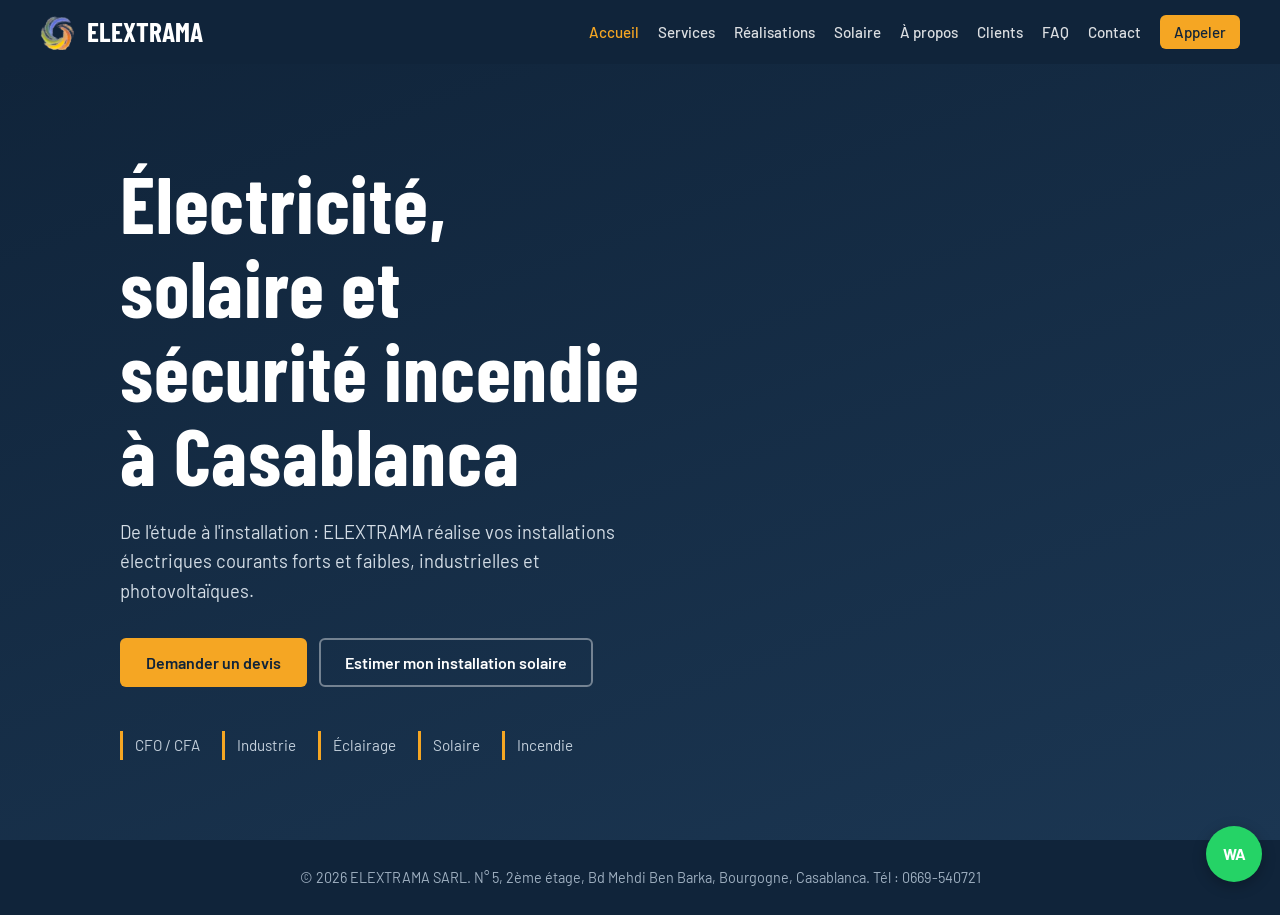
<file: index.html>
<!DOCTYPE html>
<html lang="fr">
<head>
<meta charset="utf-8">
<meta name="viewport" content="width=device-width, initial-scale=1">
<title>ELEXTRAMA | Électricité, solaire et sécurité incendie à Casablanca</title>
<meta name="description" content="Études et installations électriques CFO/CFA, industrielles, solaires et détection incendie à Casablanca.">
<meta property="og:title" content="ELEXTRAMA | Électricité, solaire et sécurité incendie à Casablanca">
<meta property="og:description" content="Études et installations électriques CFO/CFA, industrielles, solaires et détection incendie à Casablanca.">
<meta property="og:type" content="website">
<link rel="icon" href="images/logo.png">
<link rel="preconnect" href="https://fonts.googleapis.com">
<link href="https://fonts.googleapis.com/css2?family=Barlow+Condensed:wght@600;700&family=Barlow:wght@400;500;600&display=swap" rel="stylesheet">
<link rel="stylesheet" href="css/style.css">
<script type="application/ld+json">
{"@context":"https://schema.org","@type":"Electrician","name":"ELEXTRAMA","telephone":"+212669540721","email":"elextrama.ma@gmail.com",
"address":{"@type":"PostalAddress","streetAddress":"N° 5, 2ème étage, Bd Mehdi Ben Barka, Bourgogne","addressLocality":"Casablanca","addressCountry":"MA"},
"areaServed":"Casablanca",
"makesOffer":["Installation électrique CFO/CFA","Électricité industrielle","Étude d'éclairage","Installation solaire","Détection incendie"]}
</script>
</head>
<body>

<!-- HEADER: nafs header f kola page. L lien actif kaytlwn b JS (main.js) -->
<header>
  <div class="wrap bar">
    <a class="logo" href="index.html"><img src="images/logo.png" alt="">ELEXTRAMA</a>
    <button class="burger" id="burger" aria-label="Menu" aria-expanded="false">&#9776;</button>
    <nav id="nav">
      <a href="index.html">Accueil</a>
      <a href="services.html">Services</a>
      <a href="realisations.html">Réalisations</a>
      <a href="solaire.html">Solaire</a>
      <a href="a-propos.html">À propos</a>
      <a href="clients.html">Clients</a>
      <a href="faq.html">FAQ</a>
      <a href="contact.html">Contact</a>
      <a class="tel" href="tel:+212669540721">Appeler</a>
    </nav>
  </div>
</header>

<main id="top">
<!-- ========== HERO ========== -->
<section class="hero">
  <div class="wrap">
    <h1>Électricité, solaire et sécurité incendie à Casablanca</h1>
    <p>De l'étude à l'installation : ELEXTRAMA réalise vos installations électriques courants forts et faibles, industrielles et photovoltaïques.</p>
    <div class="btns">
      <a class="btn btn-main" href="contact.html">Demander un devis</a>
      <a class="btn btn-ghost" href="solaire.html">Estimer mon installation solaire</a>
    </div>
    <div class="chips">
      <span>CFO / CFA</span><span>Industrie</span><span>Éclairage</span><span>Solaire</span><span>Incendie</span>
    </div>
  </div>
</section>


</main>

<footer>© <span id="year"></span> ELEXTRAMA SARL. N° 5, 2ème étage, Bd Mehdi Ben Barka, Bourgogne, Casablanca. Tél : 0669-540721</footer>

<a class="wa" href="https://wa.me/212669540721" target="_blank" rel="noopener" aria-label="WhatsApp">WA</a>

<!-- JS: main.js dima lowl (fih les outils li kaystaamlohom les autres), men be3d js dyal page -->
<script src="js/main.js" defer></script>
</body>
</html>
</file>
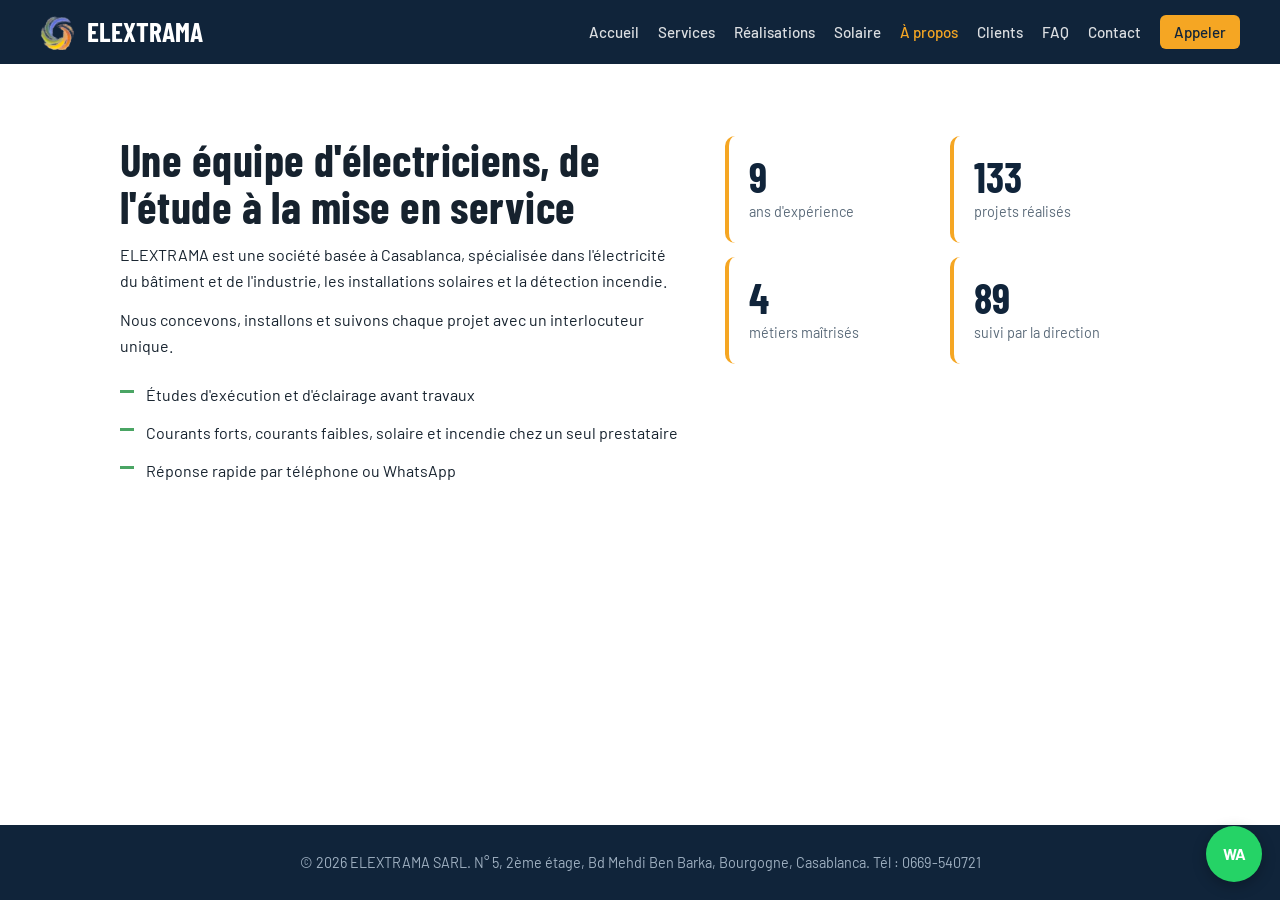
<file: a-propos.html>
<!DOCTYPE html>
<html lang="fr">
<head>
<meta charset="utf-8">
<meta name="viewport" content="width=device-width, initial-scale=1">
<title>À propos | ELEXTRAMA</title>
<meta name="description" content="ELEXTRAMA, société d'électricité du bâtiment et de l'industrie à Casablanca.">
<meta property="og:title" content="À propos | ELEXTRAMA">
<meta property="og:description" content="ELEXTRAMA, société d'électricité du bâtiment et de l'industrie à Casablanca.">
<meta property="og:type" content="website">
<link rel="icon" href="images/logo.png">
<link rel="preconnect" href="https://fonts.googleapis.com">
<link href="https://fonts.googleapis.com/css2?family=Barlow+Condensed:wght@600;700&family=Barlow:wght@400;500;600&display=swap" rel="stylesheet">
<link rel="stylesheet" href="css/style.css">
</head>
<body>

<!-- HEADER: nafs header f kola page. L lien actif kaytlwn b JS (main.js) -->
<header>
  <div class="wrap bar">
    <a class="logo" href="index.html"><img src="images/logo.png" alt="">ELEXTRAMA</a>
    <button class="burger" id="burger" aria-label="Menu" aria-expanded="false">&#9776;</button>
    <nav id="nav">
      <a href="index.html">Accueil</a>
      <a href="services.html">Services</a>
      <a href="realisations.html">Réalisations</a>
      <a href="solaire.html">Solaire</a>
      <a href="a-propos.html">À propos</a>
      <a href="clients.html">Clients</a>
      <a href="faq.html">FAQ</a>
      <a href="contact.html">Contact</a>
      <a class="tel" href="tel:+212669540721">Appeler</a>
    </nav>
  </div>
</header>

<main id="top">
<!-- ========== A PROPOS ========== -->
<section id="apropos" style="background:#fff">
  <div class="wrap about">
    <div>
      <h1 class="pt">Une équipe d'électriciens, de l'étude à la mise en service</h1>
      <!-- TODO: l charika t9dr tbddl had l texte b l histoire l7a9i9a dyalha -->
      <p>ELEXTRAMA est une société basée à Casablanca, spécialisée dans l'électricité du bâtiment et de l'industrie, les installations solaires et la détection incendie.</p>
      <p>Nous concevons, installons et suivons chaque projet avec un interlocuteur unique.</p>
      <ul class="why">
        <li>Études d'exécution et d'éclairage avant travaux</li>
        <li>Courants forts, courants faibles, solaire et incendie chez un seul prestataire</li>
        <li>Réponse rapide par téléphone ou WhatsApp</li>
      </ul>
    </div>
    <!-- data-count = l raqm li ghadi ytl3o l 7ddo. TODO: bddlhom b l arqam s7a7 -->
    <div class="stats">
      <div class="stat"><b data-count="10" data-suffix="+">0</b><span>ans d'expérience</span></div>
      <div class="stat"><b data-count="150" data-suffix="+">0</b><span>projets réalisés</span></div>
      <div class="stat"><b data-count="5">0</b><span>métiers maîtrisés</span></div>
      <div class="stat"><b data-count="100" data-suffix="%">0</b><span>suivi par la direction</span></div>
    </div>
  </div>
</section>


</main>

<footer>© <span id="year"></span> ELEXTRAMA SARL. N° 5, 2ème étage, Bd Mehdi Ben Barka, Bourgogne, Casablanca. Tél : 0669-540721</footer>

<a class="wa" href="https://wa.me/212669540721" target="_blank" rel="noopener" aria-label="WhatsApp">WA</a>

<!-- JS: main.js dima lowl (fih les outils li kaystaamlohom les autres), men be3d js dyal page -->
<script src="js/main.js" defer></script>
<script src="js/apropos.js" defer></script>
</body>
</html>
</file>
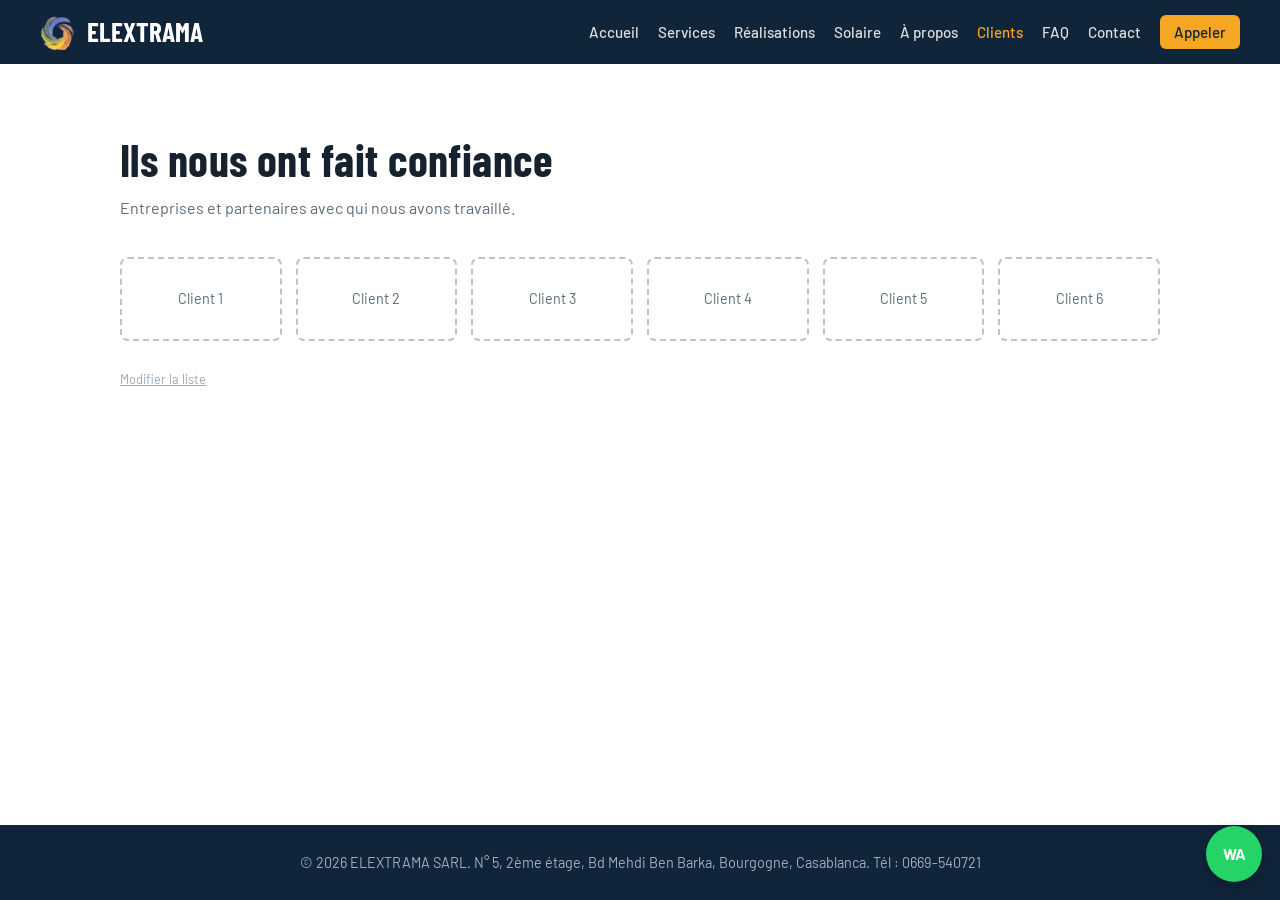
<file: clients.html>
<!DOCTYPE html>
<html lang="fr">
<head>
<meta charset="utf-8">
<meta name="viewport" content="width=device-width, initial-scale=1">
<title>Clients | ELEXTRAMA</title>
<meta name="description" content="Les entreprises et partenaires qui nous ont fait confiance.">
<meta property="og:title" content="Clients | ELEXTRAMA">
<meta property="og:description" content="Les entreprises et partenaires qui nous ont fait confiance.">
<meta property="og:type" content="website">
<link rel="icon" href="images/logo.png">
<link rel="preconnect" href="https://fonts.googleapis.com">
<link href="https://fonts.googleapis.com/css2?family=Barlow+Condensed:wght@600;700&family=Barlow:wght@400;500;600&display=swap" rel="stylesheet">
<link rel="stylesheet" href="css/style.css">
</head>
<body>

<!-- HEADER: nafs header f kola page. L lien actif kaytlwn b JS (main.js) -->
<header>
  <div class="wrap bar">
    <a class="logo" href="index.html"><img src="images/logo.png" alt="">ELEXTRAMA</a>
    <button class="burger" id="burger" aria-label="Menu" aria-expanded="false">&#9776;</button>
    <nav id="nav">
      <a href="index.html">Accueil</a>
      <a href="services.html">Services</a>
      <a href="realisations.html">Réalisations</a>
      <a href="solaire.html">Solaire</a>
      <a href="a-propos.html">À propos</a>
      <a href="clients.html">Clients</a>
      <a href="faq.html">FAQ</a>
      <a href="contact.html">Contact</a>
      <a class="tel" href="tel:+212669540721">Appeler</a>
    </nav>
  </div>
</header>

<main id="top">
<!-- ========== CLIENTS ==========
 Bach tzid client: click "Modifier la liste" f lakhir dyal page (chouf js/clients.js) -->
<section id="clients" style="background:#fff">
  <div class="wrap">
    <h1 class="pt">Ils nous ont fait confiance</h1>
    <p class="lead">Entreprises et partenaires avec qui nous avons travaillé.</p>
    <!-- Kola client kaytzad men js/clients.js, ma khassk tkteb walo hna -->
    <div class="clients" id="clientsGrid"></div>

    <!-- OUTILS DYAL MODIFICATION: mkhbbyin 7ta tcliki "Modifier la liste" w tkteb l code -->
    <div id="adminTools" hidden>
      <form id="addForm" hidden>
        <div><label for="cName">Nom du client</label><input id="cName" required></div>
        <div><label for="cLogo">Logo (PNG, JPG ou SVG, facultatif)</label><input id="cLogo" type="file" accept="image/*"></div>
        <div style="display:flex;gap:10px"><button class="btn btn-main" type="submit">Ajouter</button><button class="btn" type="button" id="cancel" style="border-color:#c5d0da">Annuler</button></div>
      </form>
      <div class="admin-bar">
        <button class="btn btn-main" id="download" type="button">Télécharger clients-data.js</button>
        <button class="btn" id="reset" type="button" style="border-color:#c5d0da">Revenir à la liste du fichier</button>
        <button class="btn" id="quit" type="button" style="border-color:#c5d0da">Quitter la modification</button>
      </div>
      <p id="msg" role="status"></p>
      <div class="note"><b>Important :</b> les changements sont visibles seulement dans votre navigateur. Pour qu'ils apparaissent pour tout le monde : cliquez sur <i>Télécharger</i>, remplacez le fichier <code>js/clients-data.js</code> du site par celui téléchargé, puis republiez le site.</div>
    </div>
    <p class="adm-link"><a href="#" id="unlock">Modifier la liste</a></p>
  </div>
</section>

</main>

<footer>© <span id="year"></span> ELEXTRAMA SARL. N° 5, 2ème étage, Bd Mehdi Ben Barka, Bourgogne, Casablanca. Tél : 0669-540721</footer>

<a class="wa" href="https://wa.me/212669540721" target="_blank" rel="noopener" aria-label="WhatsApp">WA</a>

<!-- JS: main.js dima lowl (fih les outils li kaystaamlohom les autres), men be3d js dyal page -->
<script src="js/main.js" defer></script>
<script src="js/clients-data.js" defer></script>
<script src="js/clients.js" defer></script>
</body>
</html>
</file>
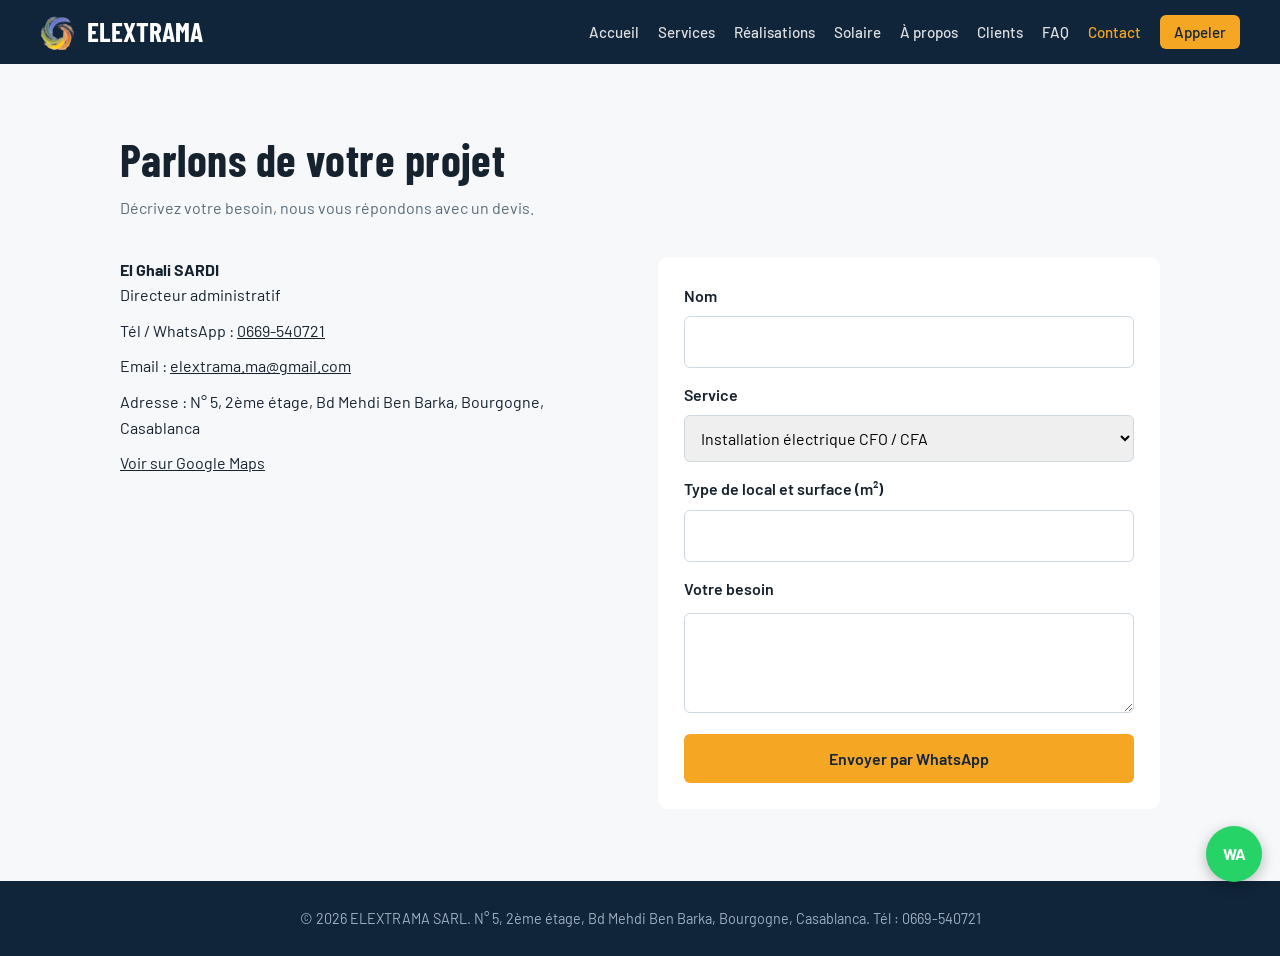
<file: contact.html>
<!DOCTYPE html>
<html lang="fr">
<head>
<meta charset="utf-8">
<meta name="viewport" content="width=device-width, initial-scale=1">
<title>Contact et devis | ELEXTRAMA</title>
<meta name="description" content="Demandez un devis à ELEXTRAMA : téléphone, WhatsApp, email et formulaire.">
<meta property="og:title" content="Contact et devis | ELEXTRAMA">
<meta property="og:description" content="Demandez un devis à ELEXTRAMA : téléphone, WhatsApp, email et formulaire.">
<meta property="og:type" content="website">
<link rel="icon" href="images/logo.png">
<link rel="preconnect" href="https://fonts.googleapis.com">
<link href="https://fonts.googleapis.com/css2?family=Barlow+Condensed:wght@600;700&family=Barlow:wght@400;500;600&display=swap" rel="stylesheet">
<link rel="stylesheet" href="css/style.css">
</head>
<body>

<!-- HEADER: nafs header f kola page. L lien actif kaytlwn b JS (main.js) -->
<header>
  <div class="wrap bar">
    <a class="logo" href="index.html"><img src="images/logo.png" alt="">ELEXTRAMA</a>
    <button class="burger" id="burger" aria-label="Menu" aria-expanded="false">&#9776;</button>
    <nav id="nav">
      <a href="index.html">Accueil</a>
      <a href="services.html">Services</a>
      <a href="realisations.html">Réalisations</a>
      <a href="solaire.html">Solaire</a>
      <a href="a-propos.html">À propos</a>
      <a href="clients.html">Clients</a>
      <a href="faq.html">FAQ</a>
      <a href="contact.html">Contact</a>
      <a class="tel" href="tel:+212669540721">Appeler</a>
    </nav>
  </div>
</header>

<main id="top">
<!-- ========== CONTACT ========== -->
<section id="contact">
  <div class="wrap">
    <h1 class="pt">Parlons de votre projet</h1>
    <p class="lead">Décrivez votre besoin, nous vous répondons avec un devis.</p>
    <div class="contact-grid">
      <div class="info">
        <p><strong>El Ghali SARDI</strong><br>Directeur administratif</p>
        <p>Tél / WhatsApp : <a href="tel:+212669540721">0669-540721</a></p>
        <p>Email : <a href="mailto:elextrama.ma@gmail.com">elextrama.ma@gmail.com</a></p>
        <p>Adresse : N° 5, 2ème étage, Bd Mehdi Ben Barka, Bourgogne, Casablanca</p>
        <!-- TODO: bddl had lien b lien Google Maps dyal l charika -->
        <p><a href="https://www.google.com/maps/search/?api=1&query=Bd+Mehdi+Ben+Barka+Bourgogne+Casablanca" target="_blank" rel="noopener">Voir sur Google Maps</a></p>
      </div>

      <!-- Formulaire: JS kay7awlo l message WhatsApp (bla backend) -->
      <form id="quote">
        <div><label for="name">Nom</label><input id="name" required></div>
        <div><label for="service">Service</label>
          <select id="service">
            <option>Installation électrique CFO / CFA</option>
            <option>Électricité industrielle</option>
            <option>Étude d'éclairage</option>
            <option>Installation solaire</option>
            <option>Détection incendie</option>
          </select></div>
        <div><label for="extra" id="extraL"></label><input id="extra"></div>
        <div><label for="msg">Votre besoin</label><textarea id="msg" required></textarea></div>
        <button class="btn btn-main" type="submit">Envoyer par WhatsApp</button>
      </form>
    </div>
  </div>
</section>


</main>

<footer>© <span id="year"></span> ELEXTRAMA SARL. N° 5, 2ème étage, Bd Mehdi Ben Barka, Bourgogne, Casablanca. Tél : 0669-540721</footer>

<a class="wa" href="https://wa.me/212669540721" target="_blank" rel="noopener" aria-label="WhatsApp">WA</a>

<!-- JS: main.js dima lowl (fih les outils li kaystaamlohom les autres), men be3d js dyal page -->
<script src="js/main.js" defer></script>
<script src="js/data.js" defer></script>
<script src="js/contact.js" defer></script>
</body>
</html>
</file>
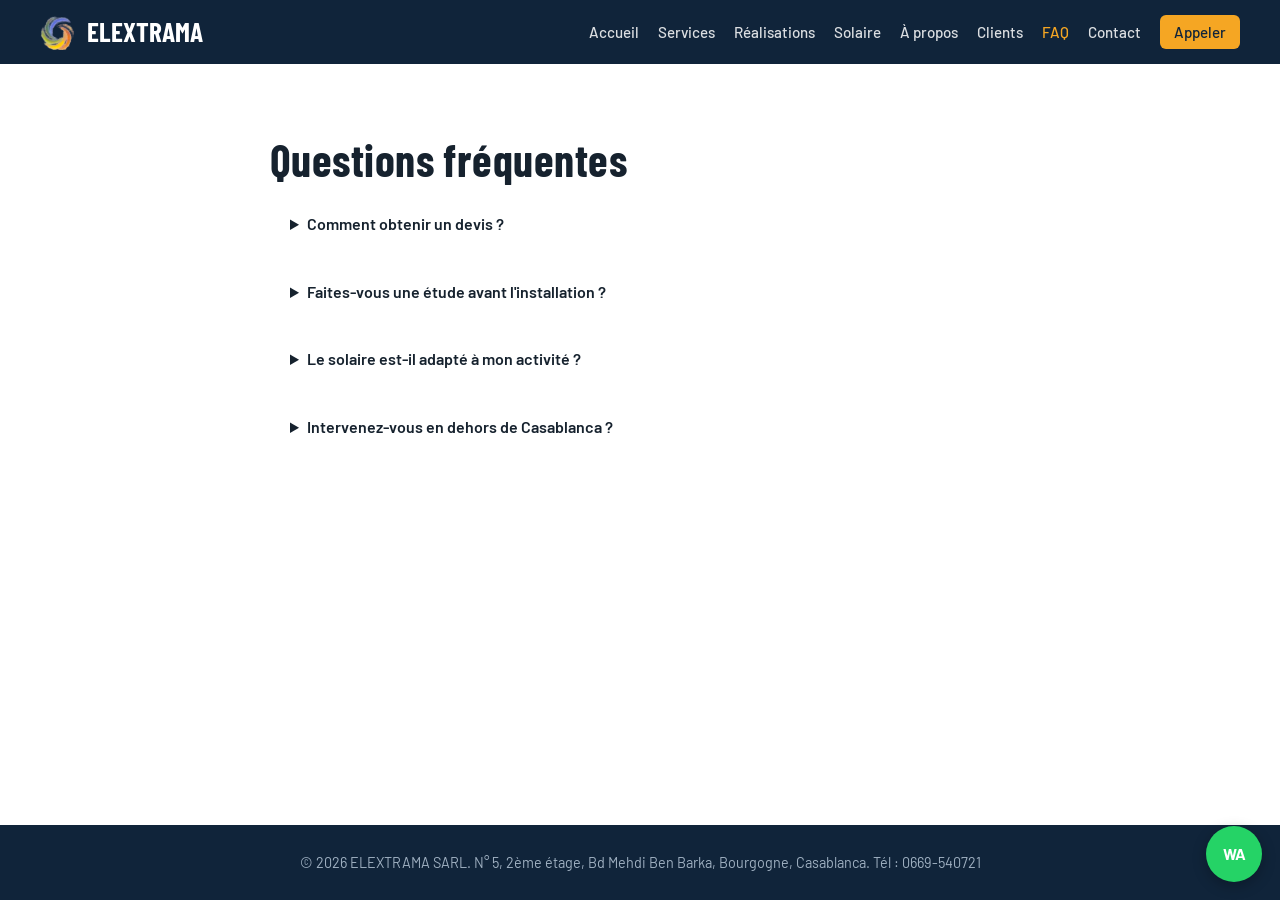
<file: faq.html>
<!DOCTYPE html>
<html lang="fr">
<head>
<meta charset="utf-8">
<meta name="viewport" content="width=device-width, initial-scale=1">
<title>FAQ | ELEXTRAMA</title>
<meta name="description" content="Questions fréquentes sur nos services et nos devis.">
<meta property="og:title" content="FAQ | ELEXTRAMA">
<meta property="og:description" content="Questions fréquentes sur nos services et nos devis.">
<meta property="og:type" content="website">
<link rel="icon" href="images/logo.png">
<link rel="preconnect" href="https://fonts.googleapis.com">
<link href="https://fonts.googleapis.com/css2?family=Barlow+Condensed:wght@600;700&family=Barlow:wght@400;500;600&display=swap" rel="stylesheet">
<link rel="stylesheet" href="css/style.css">
</head>
<body>

<!-- HEADER: nafs header f kola page. L lien actif kaytlwn b JS (main.js) -->
<header>
  <div class="wrap bar">
    <a class="logo" href="index.html"><img src="images/logo.png" alt="">ELEXTRAMA</a>
    <button class="burger" id="burger" aria-label="Menu" aria-expanded="false">&#9776;</button>
    <nav id="nav">
      <a href="index.html">Accueil</a>
      <a href="services.html">Services</a>
      <a href="realisations.html">Réalisations</a>
      <a href="solaire.html">Solaire</a>
      <a href="a-propos.html">À propos</a>
      <a href="clients.html">Clients</a>
      <a href="faq.html">FAQ</a>
      <a href="contact.html">Contact</a>
      <a class="tel" href="tel:+212669540721">Appeler</a>
    </nav>
  </div>
</header>

<main id="top">
<!-- ========== FAQ (details/summary = accordéon bla JavaScript) ========== -->
<section id="faq" style="background:#fff">
  <div class="wrap" style="max-width:780px">
    <h1 class="pt">Questions fréquentes</h1>
    <details><summary>Comment obtenir un devis ?</summary><p>Envoyez-nous votre besoin via le formulaire ou par WhatsApp. Nous revenons vers vous avec une proposition.</p></details>
    <details><summary>Faites-vous une étude avant l'installation ?</summary><p>Oui. Nous réalisons des études d'exécution et d'éclairage avant de commencer les travaux.</p></details>
    <details><summary>Le solaire est-il adapté à mon activité ?</summary><p>Utilisez le calculateur pour une première estimation, puis nous confirmons par une étude sur site.</p></details>
    <details><summary>Intervenez-vous en dehors de Casablanca ?</summary><p>Contactez-nous avec la localisation de votre projet, nous vous répondons selon le chantier.</p></details>
  </div>
</section>



</main>

<footer>© <span id="year"></span> ELEXTRAMA SARL. N° 5, 2ème étage, Bd Mehdi Ben Barka, Bourgogne, Casablanca. Tél : 0669-540721</footer>

<a class="wa" href="https://wa.me/212669540721" target="_blank" rel="noopener" aria-label="WhatsApp">WA</a>

<!-- JS: main.js dima lowl (fih les outils li kaystaamlohom les autres), men be3d js dyal page -->
<script src="js/main.js" defer></script>
</body>
</html>
</file>
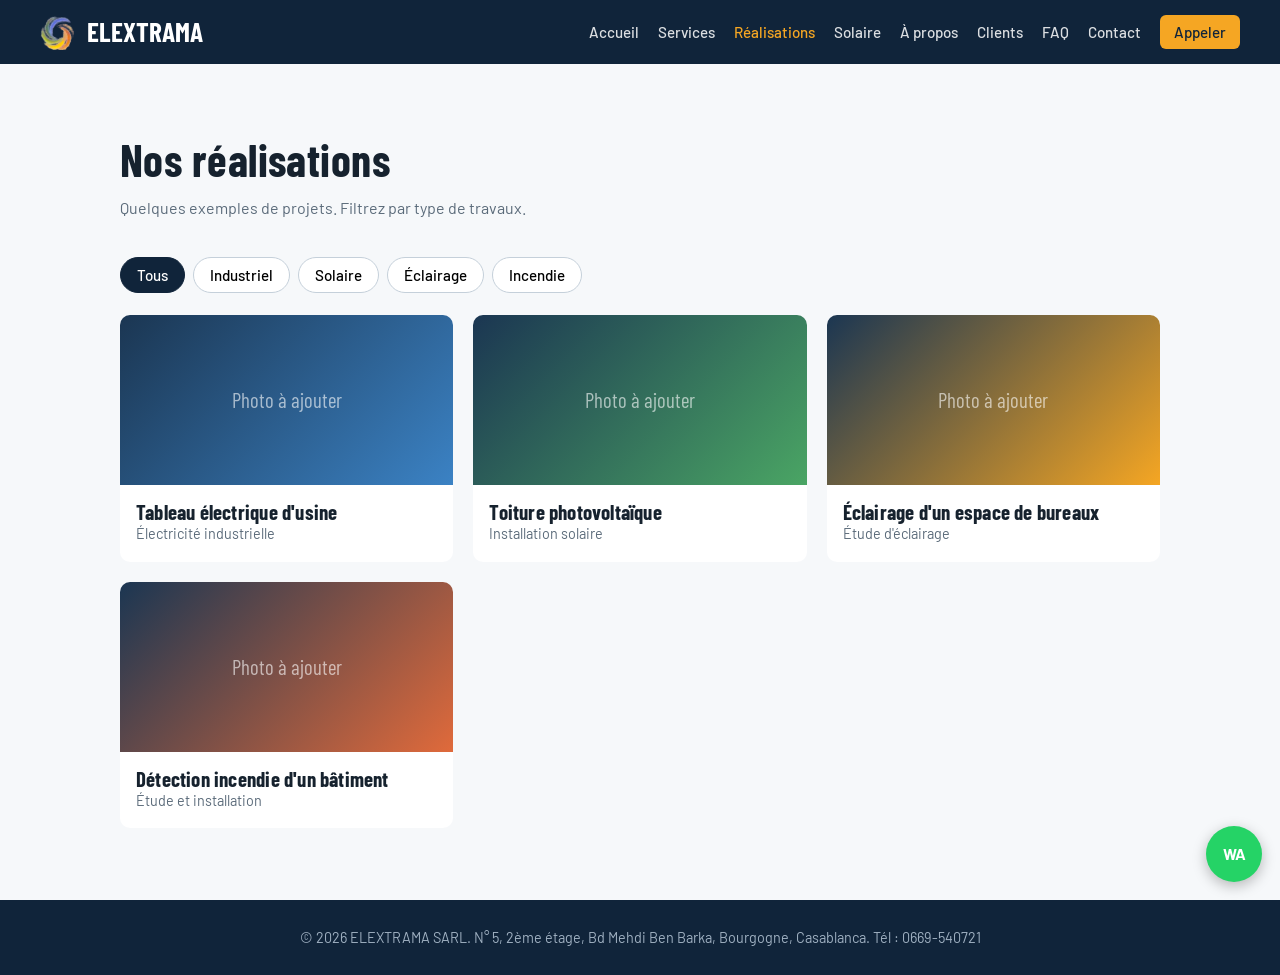
<file: realisations.html>
<!DOCTYPE html>
<html lang="fr">
<head>
<meta charset="utf-8">
<meta name="viewport" content="width=device-width, initial-scale=1">
<title>Réalisations | ELEXTRAMA</title>
<meta name="description" content="Exemples de projets : industriel, solaire, éclairage et détection incendie.">
<meta property="og:title" content="Réalisations | ELEXTRAMA">
<meta property="og:description" content="Exemples de projets : industriel, solaire, éclairage et détection incendie.">
<meta property="og:type" content="website">
<link rel="icon" href="images/logo.png">
<link rel="preconnect" href="https://fonts.googleapis.com">
<link href="https://fonts.googleapis.com/css2?family=Barlow+Condensed:wght@600;700&family=Barlow:wght@400;500;600&display=swap" rel="stylesheet">
<link rel="stylesheet" href="css/style.css">
</head>
<body>

<!-- HEADER: nafs header f kola page. L lien actif kaytlwn b JS (main.js) -->
<header>
  <div class="wrap bar">
    <a class="logo" href="index.html"><img src="images/logo.png" alt="">ELEXTRAMA</a>
    <button class="burger" id="burger" aria-label="Menu" aria-expanded="false">&#9776;</button>
    <nav id="nav">
      <a href="index.html">Accueil</a>
      <a href="services.html">Services</a>
      <a href="realisations.html">Réalisations</a>
      <a href="solaire.html">Solaire</a>
      <a href="a-propos.html">À propos</a>
      <a href="clients.html">Clients</a>
      <a href="faq.html">FAQ</a>
      <a href="contact.html">Contact</a>
      <a class="tel" href="tel:+212669540721">Appeler</a>
    </nav>
  </div>
</header>

<main id="top">
<!-- ========== REALISATIONS ==========
 Bach tzid tswira: bddl <span>..</span> b <img src="images/projet1.jpg" alt="..."> -->
<section id="realisations">
  <div class="wrap">
    <h1 class="pt">Nos réalisations</h1>
    <p class="lead">Quelques exemples de projets. Filtrez par type de travaux.</p>
    <div class="filters" id="filters">
      <button class="on" data-f="all">Tous</button>
      <button data-f="ind">Industriel</button>
      <button data-f="sol">Solaire</button>
      <button data-f="ecl">Éclairage</button>
      <button data-f="inc">Incendie</button>
    </div>
    <div class="grid">
      <article class="proj" data-cat="ind" style="--c:var(--blue)"><div class="ph"><span>Photo à ajouter</span></div><div class="t"><h3>Tableau électrique d'usine</h3><p>Électricité industrielle</p></div></article>
      <article class="proj" data-cat="sol" style="--c:var(--green)"><div class="ph"><span>Photo à ajouter</span></div><div class="t"><h3>Toiture photovoltaïque</h3><p>Installation solaire</p></div></article>
      <article class="proj" data-cat="ecl" style="--c:var(--amber)"><div class="ph"><span>Photo à ajouter</span></div><div class="t"><h3>Éclairage d'un espace de bureaux</h3><p>Étude d'éclairage</p></div></article>
      <article class="proj" data-cat="inc" style="--c:#e06a3b"><div class="ph"><span>Photo à ajouter</span></div><div class="t"><h3>Détection incendie d'un bâtiment</h3><p>Étude et installation</p></div></article>
    </div>
  </div>
</section>


</main>

<footer>© <span id="year"></span> ELEXTRAMA SARL. N° 5, 2ème étage, Bd Mehdi Ben Barka, Bourgogne, Casablanca. Tél : 0669-540721</footer>

<a class="wa" href="https://wa.me/212669540721" target="_blank" rel="noopener" aria-label="WhatsApp">WA</a>

<!-- JS: main.js dima lowl (fih les outils li kaystaamlohom les autres), men be3d js dyal page -->
<script src="js/main.js" defer></script>
<script src="js/realisations.js" defer></script>
</body>
</html>
</file>
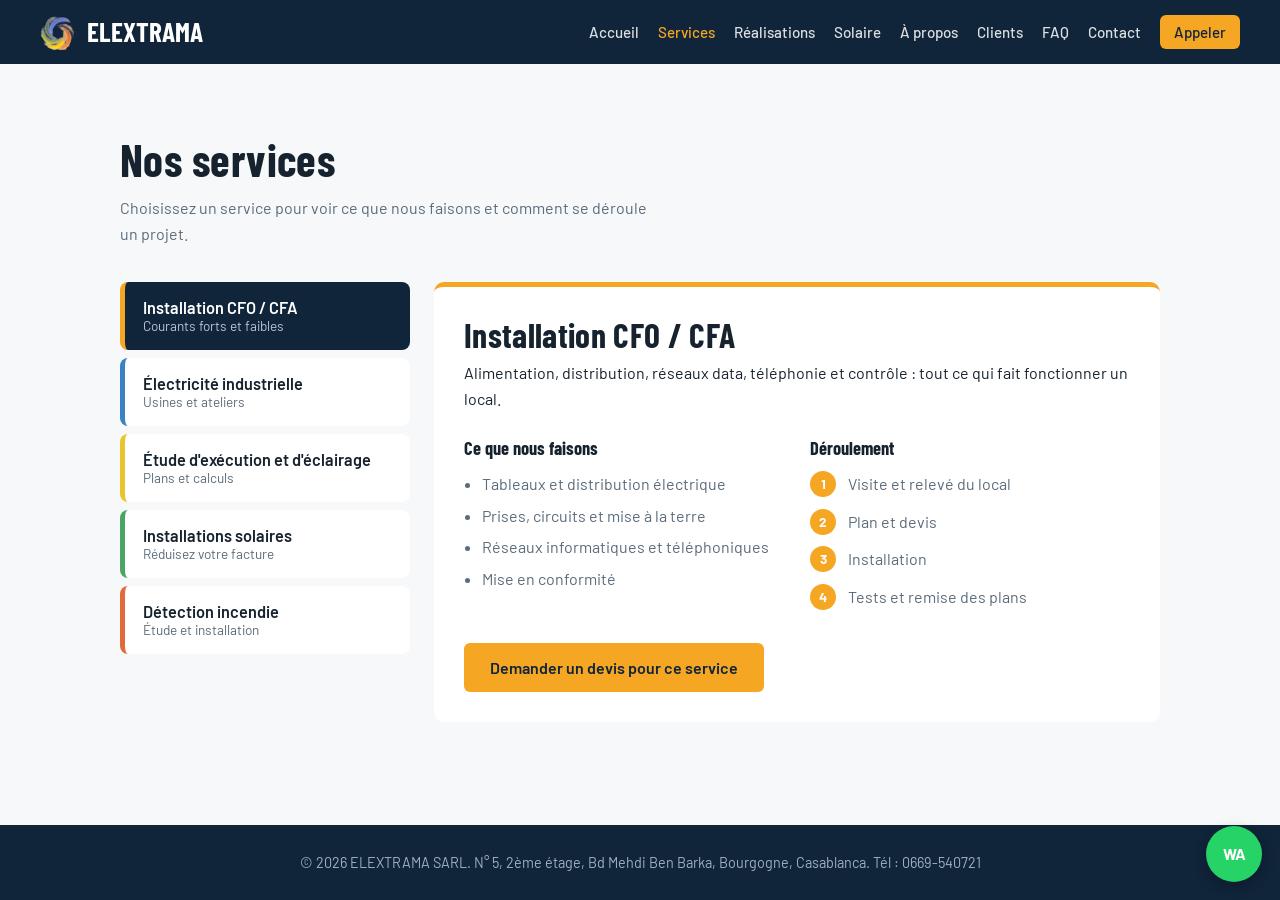
<file: services.html>
<!DOCTYPE html>
<html lang="fr">
<head>
<meta charset="utf-8">
<meta name="viewport" content="width=device-width, initial-scale=1">
<title>Services | ELEXTRAMA</title>
<meta name="description" content="Installation électrique CFO/CFA, électricité industrielle, étude d'éclairage, solaire et détection incendie.">
<meta property="og:title" content="Services | ELEXTRAMA">
<meta property="og:description" content="Installation électrique CFO/CFA, électricité industrielle, étude d'éclairage, solaire et détection incendie.">
<meta property="og:type" content="website">
<link rel="icon" href="images/logo.png">
<link rel="preconnect" href="https://fonts.googleapis.com">
<link href="https://fonts.googleapis.com/css2?family=Barlow+Condensed:wght@600;700&family=Barlow:wght@400;500;600&display=swap" rel="stylesheet">
<link rel="stylesheet" href="css/style.css">
</head>
<body>

<!-- HEADER: nafs header f kola page. L lien actif kaytlwn b JS (main.js) -->
<header>
  <div class="wrap bar">
    <a class="logo" href="index.html"><img src="images/logo.png" alt="">ELEXTRAMA</a>
    <button class="burger" id="burger" aria-label="Menu" aria-expanded="false">&#9776;</button>
    <nav id="nav">
      <a href="index.html">Accueil</a>
      <a href="services.html">Services</a>
      <a href="realisations.html">Réalisations</a>
      <a href="solaire.html">Solaire</a>
      <a href="a-propos.html">À propos</a>
      <a href="clients.html">Clients</a>
      <a href="faq.html">FAQ</a>
      <a href="contact.html">Contact</a>
      <a class="tel" href="tel:+212669540721">Appeler</a>
    </nav>
  </div>
</header>

<main id="top">
<!-- ========== SERVICES (interactifs) ==========
 Les données dyal kola khidma kaynin f JS (const SERVICES). Bach tzid khidma, zidha ghir temma. -->
<section id="services">
  <div class="wrap">
    <h1 class="pt">Nos services</h1>
    <p class="lead">Choisissez un service pour voir ce que nous faisons et comment se déroule un projet.</p>
    <div class="svc">
      <div class="tabs" id="tabs" role="tablist"></div>
      <div class="panel" id="panel" aria-live="polite"></div>
    </div>
  </div>
</section>


</main>

<footer>© <span id="year"></span> ELEXTRAMA SARL. N° 5, 2ème étage, Bd Mehdi Ben Barka, Bourgogne, Casablanca. Tél : 0669-540721</footer>

<a class="wa" href="https://wa.me/212669540721" target="_blank" rel="noopener" aria-label="WhatsApp">WA</a>

<!-- JS: main.js dima lowl (fih les outils li kaystaamlohom les autres), men be3d js dyal page -->
<script src="js/main.js" defer></script>
<script src="js/data.js" defer></script>
<script src="js/services.js" defer></script>
</body>
</html>
</file>
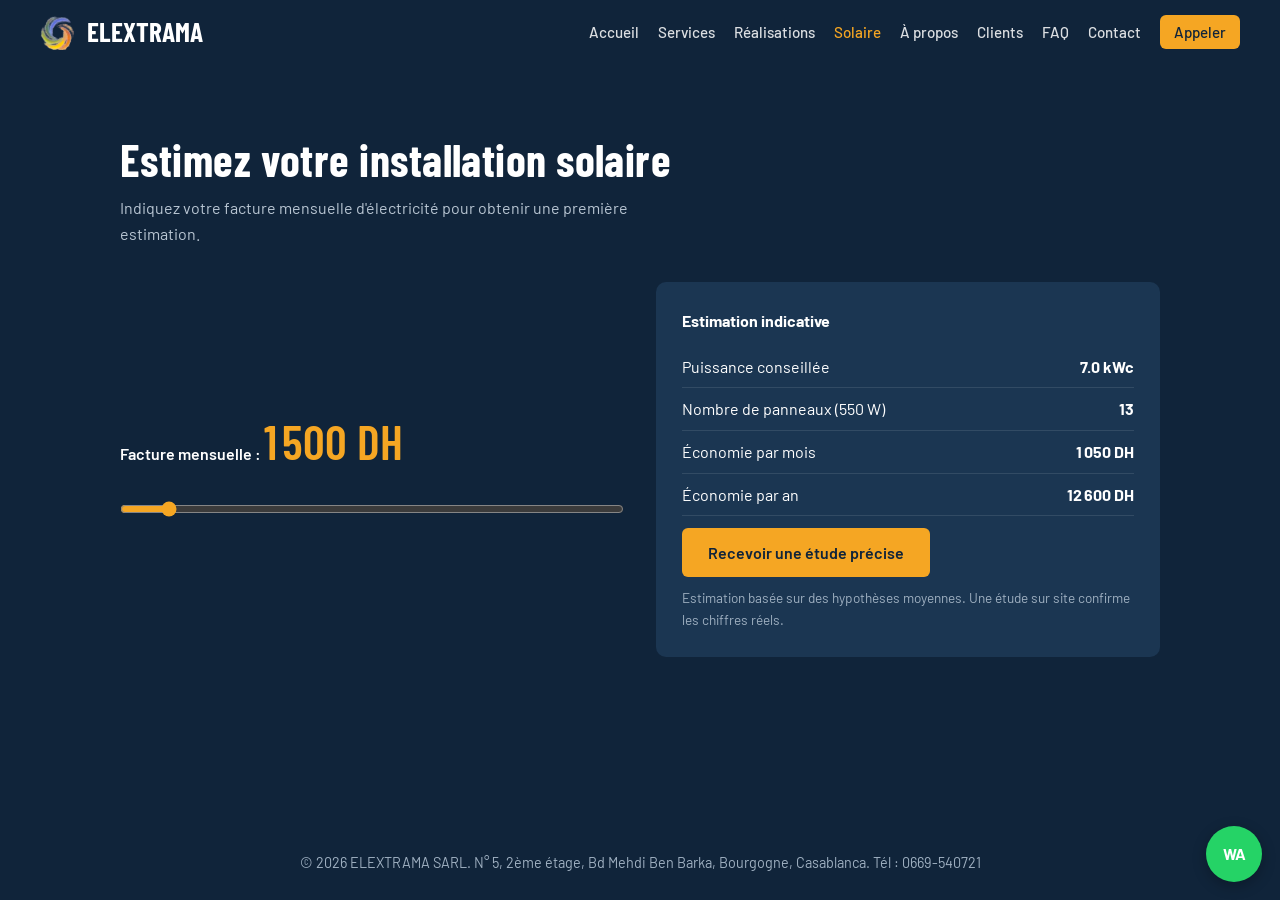
<file: solaire.html>
<!DOCTYPE html>
<html lang="fr">
<head>
<meta charset="utf-8">
<meta name="viewport" content="width=device-width, initial-scale=1">
<title>Calculateur solaire | ELEXTRAMA</title>
<meta name="description" content="Estimez la puissance, le nombre de panneaux et l'économie annuelle de votre installation solaire.">
<meta property="og:title" content="Calculateur solaire | ELEXTRAMA">
<meta property="og:description" content="Estimez la puissance, le nombre de panneaux et l'économie annuelle de votre installation solaire.">
<meta property="og:type" content="website">
<link rel="icon" href="images/logo.png">
<link rel="preconnect" href="https://fonts.googleapis.com">
<link href="https://fonts.googleapis.com/css2?family=Barlow+Condensed:wght@600;700&family=Barlow:wght@400;500;600&display=swap" rel="stylesheet">
<link rel="stylesheet" href="css/style.css">
</head>
<body>

<!-- HEADER: nafs header f kola page. L lien actif kaytlwn b JS (main.js) -->
<header>
  <div class="wrap bar">
    <a class="logo" href="index.html"><img src="images/logo.png" alt="">ELEXTRAMA</a>
    <button class="burger" id="burger" aria-label="Menu" aria-expanded="false">&#9776;</button>
    <nav id="nav">
      <a href="index.html">Accueil</a>
      <a href="services.html">Services</a>
      <a href="realisations.html">Réalisations</a>
      <a href="solaire.html">Solaire</a>
      <a href="a-propos.html">À propos</a>
      <a href="clients.html">Clients</a>
      <a href="faq.html">FAQ</a>
      <a href="contact.html">Contact</a>
      <a class="tel" href="tel:+212669540721">Appeler</a>
    </nav>
  </div>
</header>

<main id="top">
<!-- ========== CALCULATEUR SOLAIRE ========== -->
<section id="solaire" class="calc">
  <div class="wrap">
    <h1 class="pt">Estimez votre installation solaire</h1>
    <p class="lead">Indiquez votre facture mensuelle d'électricité pour obtenir une première estimation.</p>
    <div class="calc-box">
      <div>
        <label for="bill">Facture mensuelle : <span id="billOut" class="big">1500 DH</span></label>
        <!-- slider: min/max/step = l 7doud dyal l choix -->
        <input type="range" id="bill" min="300" max="20000" step="100" value="1500">
      </div>
      <div class="result" aria-live="polite">
        <strong>Estimation indicative</strong>
        <ul>
          <li><span>Puissance conseillée</span><b id="rKw">-</b></li>
          <li><span>Nombre de panneaux (550 W)</span><b id="rPan">-</b></li>
          <li><span>Économie par mois</span><b id="rMonth">-</b></li>
          <li><span>Économie par an</span><b id="rYear">-</b></li>
        </ul>
        <a class="btn btn-main" href="contact.html" id="calcCta">Recevoir une étude précise</a>
        <p class="small">Estimation basée sur des hypothèses moyennes. Une étude sur site confirme les chiffres réels.</p>
      </div>
    </div>
  </div>
</section>



</main>

<footer>© <span id="year"></span> ELEXTRAMA SARL. N° 5, 2ème étage, Bd Mehdi Ben Barka, Bourgogne, Casablanca. Tél : 0669-540721</footer>

<a class="wa" href="https://wa.me/212669540721" target="_blank" rel="noopener" aria-label="WhatsApp">WA</a>

<!-- JS: main.js dima lowl (fih les outils li kaystaamlohom les autres), men be3d js dyal page -->
<script src="js/main.js" defer></script>
<script src="js/solaire.js" defer></script>
</body>
</html>
</file>
<file: css/style.css>
/* =====================================================================
   css/style.css : L STYLE DYAL SITE KAMEL (kol pages kayst3mlouh)
   ---------------------------------------------------------------------
   Hna kayn: alwan, polices, header/menu, boutons, w style dyal kola section.
   Bach tbddl lon wla police f site kamel, bddlha ghir f ":root" lowla.
   Kola page kat7ml had fichier b <link rel="stylesheet" href="css/style.css">
   ===================================================================== */

/* ========== 1. LES COULEURS (men l logo) ==========
   Bddl hna l alwan w kolchi ytbdl f site kamel */
:root{
  --navy:#10243a;      /* l khlfiya l ghamqa */
  --navy-2:#1b3652;
  --amber:#f5a623;     /* l couleur principale (kahraba) */
  --green:#4aa564;     /* solaire */
  --blue:#3b82c4;
  --paper:#f6f8fa;
  --ink:#16222e;
  --muted:#5b6b7a;
  --font-title:'Barlow Condensed','Arial Narrow',sans-serif;
  --font-body:'Barlow',system-ui,sans-serif;
}

/* ========== 2. BASE ========== */
*{box-sizing:border-box;margin:0}
html{scroll-behavior:smooth}                 /* scroll nqi mnin tdghet 3la lien */
body{font-family:var(--font-body);color:var(--ink);background:var(--paper);line-height:1.6}
a{color:inherit}
:focus-visible{outline:3px solid var(--amber);outline-offset:3px}   /* l clavier */
.wrap{max-width:1080px;margin:0 auto;padding:0 20px}
section{padding:72px 0}
h1,h2,h3{font-family:var(--font-title);line-height:1.05;letter-spacing:.01em}
h2{font-size:clamp(2rem,4vw,2.8rem);margin-bottom:12px}
.lead{color:var(--muted);max-width:60ch;margin-bottom:36px}

.btn{display:inline-block;padding:13px 24px;border-radius:6px;font-weight:600;text-decoration:none;border:2px solid transparent;cursor:pointer;font:600 1rem var(--font-body)}
.btn-main{background:var(--amber);color:var(--navy)}
.btn-main:hover{background:#ffb93f}
.btn-ghost{border-color:#fff6;color:#fff}
.btn-ghost:hover{background:#ffffff14}

/* ========== 3. HEADER (sticky = kaybqa foq mnin tscrolli) ========== */
header{position:sticky;top:0;z-index:10;background:var(--navy);color:#fff}
.bar{display:flex;align-items:center;justify-content:space-between;height:64px}
.logo{font-family:var(--font-title);font-weight:700;font-size:1.7rem;text-decoration:none;display:flex;align-items:center;gap:10px}
/* Logo l7a9i9i men l carte visite (mdmoun f HTML b base64) */
.logo img{height:36px;width:auto}
nav a{margin-left:16px;text-decoration:none;font-weight:500;font-size:.95rem;opacity:.85}
nav a:hover{opacity:1;color:var(--amber)}
@media(max-width:720px){nav a:not(.tel){display:none}}  /* f tilifon: ghir bouton tilifon */
nav .tel{background:var(--amber);color:var(--navy);padding:8px 14px;border-radius:6px;opacity:1}

/* ========== 4. HERO ========== */
.hero{background:linear-gradient(160deg,var(--navy),var(--navy-2));color:#fff;padding:96px 0 80px}
.hero h1{font-size:clamp(2.6rem,7vw,5rem);max-width:15ch}
.hero p{margin:22px 0 32px;max-width:52ch;font-size:1.15rem;color:#d4dde6}
.hero .btns{display:flex;gap:12px;flex-wrap:wrap}
.chips{display:flex;gap:10px;flex-wrap:wrap;margin-top:44px}
.chips span{border-left:3px solid var(--amber);padding:2px 12px;font-size:.95rem;color:#c3cfdb}

/* ========== 5. SERVICES ========== */
.grid{display:grid;grid-template-columns:repeat(auto-fit,minmax(290px,1fr));gap:20px}
.card{background:#fff;border-radius:10px;padding:26px;border-top:4px solid var(--c,var(--amber))}
.card h3{font-size:1.5rem;margin-bottom:8px}
.card p{color:var(--muted);font-size:.97rem}

/* ========== 6. CALCULATEUR SOLAIRE ========== */
.calc{background:var(--navy);color:#fff}
.calc .lead{color:#b9c6d3}
.calc-box{display:grid;grid-template-columns:1fr 1fr;gap:32px;align-items:center}
@media(max-width:720px){.calc-box{grid-template-columns:1fr}}
label{display:block;font-weight:600;margin-bottom:8px}
input[type=range]{width:100%;accent-color:var(--amber)}
.big{font-family:var(--font-title);font-size:3rem;color:var(--amber)}
.result{background:var(--navy-2);border-radius:10px;padding:26px}
.result ul{list-style:none;padding:0;margin:12px 0}
.result li{padding:8px 0;border-bottom:1px solid #ffffff1a;display:flex;justify-content:space-between}
.small{font-size:.85rem;color:#9fb0c1;margin-top:10px}

/* ========== 7. CONTACT ========== */
.contact-grid{display:grid;grid-template-columns:1fr 1fr;gap:36px}
@media(max-width:720px){.contact-grid{grid-template-columns:1fr}}
.info p{margin-bottom:10px}
form{background:#fff;padding:26px;border-radius:10px;display:grid;gap:14px}
input,select,textarea{width:100%;padding:12px;border:1px solid #cfd8e0;border-radius:6px;font:inherit}
textarea{min-height:100px}

footer{background:var(--navy);color:#9fb0c1;text-align:center;padding:26px 20px;font-size:.9rem}


/* ========== MENU (burger f tilifon) ========== */
.burger{display:none;background:none;border:0;color:#fff;font-size:1.8rem;cursor:pointer}
nav a.active{color:var(--amber);opacity:1}
@media(max-width:1100px){
  .burger{display:block}
  nav{display:none;position:absolute;top:64px;left:0;right:0;background:var(--navy);padding:10px 20px 20px;flex-direction:column}
  nav.open{display:flex}
  nav a,nav a:not(.tel){display:block!important;margin:0;padding:12px 0;border-bottom:1px solid #ffffff14}
  nav .tel{margin-top:12px;text-align:center}
}
/* ========== A PROPOS + CHIFFRES ========== */
.about{display:grid;grid-template-columns:1.3fr 1fr;gap:40px;align-items:start}
@media(max-width:800px){.about{grid-template-columns:1fr}}
.about p{margin-bottom:14px}
.stats{display:grid;grid-template-columns:1fr 1fr;gap:14px}
.stat{background:#fff;border-radius:10px;padding:20px;border-left:4px solid var(--amber)}
.stat b{display:block;font-family:var(--font-title);font-size:2.6rem;color:var(--navy);line-height:1}
.stat span{font-size:.9rem;color:var(--muted)}
.why{list-style:none;padding:0;margin-top:18px}
.why li{padding:6px 0 6px 26px;position:relative}
.why li::before{content:"";position:absolute;left:0;top:14px;width:14px;height:3px;background:var(--green)}
/* ========== REALISATIONS ========== */
.filters{display:flex;gap:8px;flex-wrap:wrap;margin-bottom:22px}
.filters button{padding:8px 16px;border-radius:99px;border:1px solid #c5d0da;background:#fff;font:500 .95rem var(--font-body);cursor:pointer}
.filters button.on{background:var(--navy);color:#fff;border-color:var(--navy)}
.proj{border-radius:10px;overflow:hidden;background:#fff}
.proj .ph{height:170px;background:linear-gradient(135deg,var(--navy-2),var(--c));display:grid;place-items:center;color:#fff9;font-family:var(--font-title);font-size:1.3rem}
.proj .ph img{width:100%;height:100%;object-fit:cover}
.proj div.t{padding:16px}
.proj h3{font-size:1.3rem}
.proj p{font-size:.9rem;color:var(--muted)}
.proj.hide{display:none}
/* ========== FAQ ========== */
details{background:#fff;border-radius:8px;margin-bottom:10px;padding:16px 20px}
summary{cursor:pointer;font-weight:600}
details p{margin-top:10px;color:var(--muted)}


/* ========== SERVICES INTERACTIFS ========== */
.svc{display:grid;grid-template-columns:290px 1fr;gap:24px;align-items:start}
.tabs{display:flex;flex-direction:column;gap:8px}
.tab{text-align:left;background:#fff;border:0;border-left:5px solid var(--c);padding:16px 18px;border-radius:8px;font:600 1.02rem var(--font-body);color:var(--ink);cursor:pointer}
.tab small{display:block;font-weight:400;color:var(--muted);font-size:.85rem}
.tab[aria-selected=true]{background:var(--navy);color:#fff}
.tab[aria-selected=true] small{color:#b9c6d3}
.panel{background:#fff;border-radius:10px;padding:30px;border-top:5px solid var(--c,var(--amber))}
.panel.swap{animation:swap .35s ease}
@keyframes swap{from{opacity:0;transform:translateY(10px)}to{opacity:1;transform:none}}
.panel h3{font-size:2.1rem;margin-bottom:8px}
.panel .two{display:grid;grid-template-columns:1fr 1fr;gap:26px;margin:22px 0}
.panel h4{font-family:var(--font-title);font-size:1.15rem;margin-bottom:8px}
.panel ul{padding-left:18px;color:var(--muted)}
.panel li{margin-bottom:6px}
.steps{list-style:none;padding:0!important;counter-reset:s}
.steps li{counter-increment:s;position:relative;padding-left:38px;margin-bottom:12px}
.steps li::before{content:counter(s);position:absolute;left:0;top:0;width:26px;height:26px;border-radius:50%;background:var(--c);color:#fff;display:grid;place-items:center;font-weight:700;font-size:.85rem}
@media(max-width:820px){
  .svc{grid-template-columns:1fr}
  .tabs{flex-direction:row;overflow-x:auto;padding-bottom:6px}
  .tab{flex:0 0 auto;border-left:0;border-bottom:4px solid var(--c)}
  .tab small{display:none}
  .panel .two{grid-template-columns:1fr}
}

/* Bouton WhatsApp flottant */
.wa{position:fixed;right:18px;bottom:18px;background:#25d366;color:#fff;width:56px;height:56px;border-radius:50%;display:grid;place-items:center;text-decoration:none;font-weight:700;box-shadow:0 4px 14px #0004;z-index:20}

/* Respecte les gens li ma bghawch animations */
@media(prefers-reduced-motion:reduce){html{scroll-behavior:auto}}

/* ========== PAGES (titre principal 7it kola page 3ndha h1 wa7ed) ========== */
h1.pt{font-size:clamp(2rem,4vw,2.8rem);margin-bottom:12px}

/* ========== ACCUEIL: apercu dyal khadamat (cartes li kaydkhlo l page services) ========== */
a.card{display:block;text-decoration:none;transition:transform .15s}
a.card:hover{transform:translateY(-3px)}

/* ========== CLIENTS ("Ils nous ont fait confiance") ==========
   Kola case = logo dyal client. Daba hiya placeholder (cadre b tirets). */
.clients{display:grid;grid-template-columns:repeat(auto-fit,minmax(150px,1fr));gap:14px}
.logo-slot{height:84px;border:2px dashed #b8c4cf;border-radius:8px;display:grid;place-items:center;color:var(--muted);font-size:.9rem;background:#fff}
.logo-slot img{max-height:60px;max-width:80%;object-fit:contain}

/* ========== BANDE D'APPEL A L'ACTION (f lakhir dyal accueil) ========== */
.cta-band{background:var(--amber);color:var(--navy);text-align:center;padding:56px 20px}
.cta-band h2{margin-bottom:16px}
.cta-band .btn{background:var(--navy);color:#fff}

/* ========== KOLA PAGE = ECRAN WAHED (bla sections t7t ba3d) ==========
   body = colonne flex: header, main (kay3mr l blassa kamla), footer.
   section dyal page kat3mr main kolha, w hero f accueil kaytl3 3la l écran kamel. */
body{min-height:100vh;display:flex;flex-direction:column}
main{flex:1;display:flex;flex-direction:column}
main>section{flex:1}
header .wrap{max-width:1240px}
.hero{display:flex;align-items:center}
.hero .wrap{width:100%}

/* ========== MODIFICATION DYAL CLIENTS (clients.html) ========== */
.adm-link{margin-top:28px;font-size:.8rem}
.adm-link a{color:#9aa8b5}
.admin-bar{display:flex;gap:10px;flex-wrap:wrap;margin:24px 0}
.logo-slot{position:relative}
.logo-slot .del{position:absolute;top:4px;right:4px;width:26px;height:26px;border:0;border-radius:50%;background:#e06a3b;color:#fff;cursor:pointer;font-size:16px;line-height:1}
.add-slot{cursor:pointer;border-style:solid;color:var(--navy);font-weight:600}
.add-slot:hover{background:#fff7e6;border-color:var(--amber)}
#addForm{background:var(--paper);border-radius:10px;padding:22px;margin:18px 0;display:grid;gap:14px;max-width:460px}
[hidden]{display:none!important}
.note{background:#fff7e6;border-left:4px solid var(--amber);padding:14px 18px;border-radius:6px;max-width:720px}
#msg{margin-top:4px;font-weight:600;color:var(--green)}
</file>
